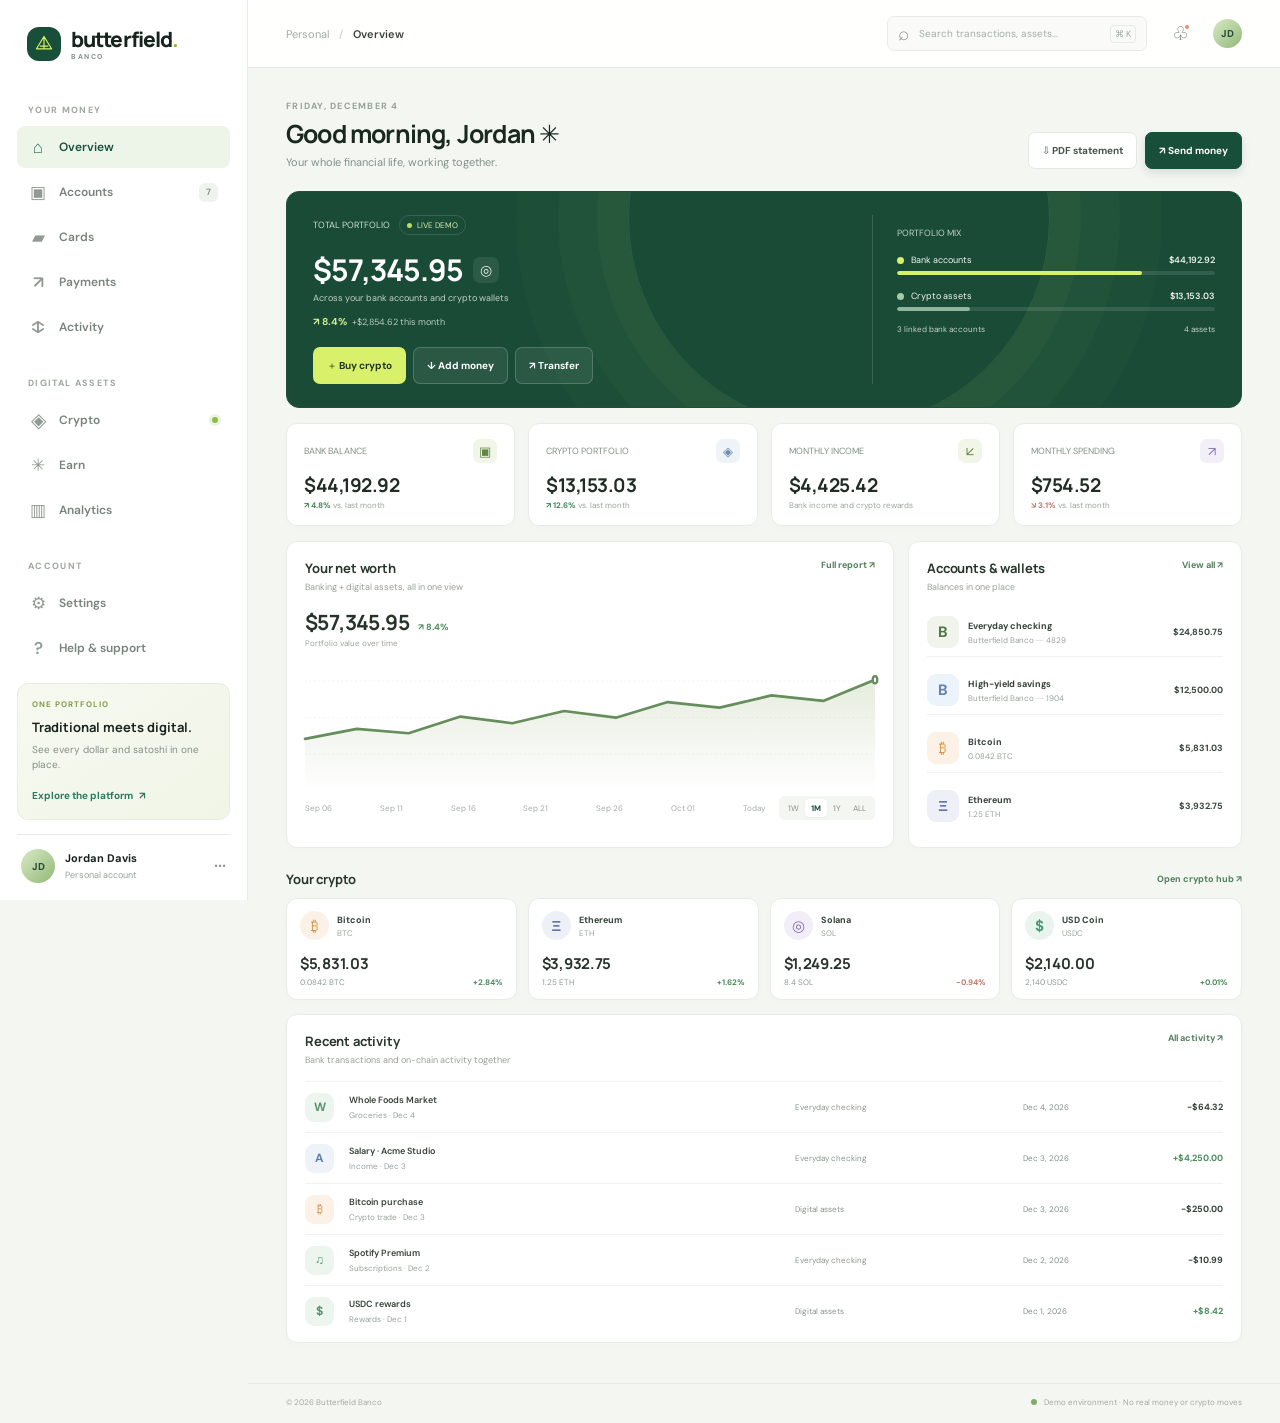
<file: index.html>
<!doctype html>
<html lang="en">
<head>
  <meta charset="utf-8">
  <meta name="viewport" content="width=device-width, initial-scale=1">
  <meta name="theme-color" content="#f4f6f2">
  <meta name="description" content="A unified everyday banking and crypto wealth dashboard demo.">
  <title>Butterfield Banco — Money, in motion</title>
  <link rel="preconnect" href="https://fonts.googleapis.com">
  <link rel="preconnect" href="https://fonts.gstatic.com" crossorigin>
  <link href="https://fonts.googleapis.com/css2?family=DM+Sans:wght@400;500;600;700&family=Manrope:wght@400;500;600;700;800&display=swap" rel="stylesheet">
  <link rel="stylesheet" href="styles.css">
  <script src="data.js" defer></script>
  <script src="app.js" defer></script>
</head>
<body>
  <div class="app-shell">
    <aside class="sidebar" id="sidebar" aria-label="Main navigation">
      <a class="brand" href="#overview" aria-label="Butterfield Banco home">
        <span class="brand-mark"><svg viewBox="0 0 32 32" aria-hidden="true"><path d="M5 23 16 5l11 18H5Zm5.4-4h11.2M16 5v18"/></svg></span>
        <span class="brand-copy"><span>butterfield<span class="brand-dot">.</span></span><small>BANCO</small></span>
      </a>
      <p class="nav-label">YOUR MONEY</p>
      <nav class="nav-list">
        <a href="#overview" class="nav-link" data-page="overview"><span class="nav-icon">⌂</span>Overview</a>
        <a href="#accounts" class="nav-link" data-page="accounts"><span class="nav-icon">▣</span>Accounts <span class="nav-count">4</span></a>
        <a href="#cards" class="nav-link" data-page="cards"><span class="nav-icon">▰</span>Cards</a>
        <a href="#payments" class="nav-link" data-page="payments"><span class="nav-icon">↗</span>Payments</a>
        <a href="#activity" class="nav-link" data-page="activity"><span class="nav-icon">↕</span>Activity</a>
      </nav>
      <p class="nav-label nav-label-spaced">DIGITAL ASSETS</p>
      <nav class="nav-list">
        <a href="#crypto" class="nav-link" data-page="crypto"><span class="nav-icon crypto-nav">◈</span>Crypto <span class="nav-live"></span></a>
        <a href="#earn" class="nav-link" data-page="earn"><span class="nav-icon">✳</span>Earn</a>
        <a href="#analytics" class="nav-link" data-page="analytics"><span class="nav-icon">▥</span>Analytics</a>
      </nav>
      <p class="nav-label nav-label-spaced">ACCOUNT</p>
      <nav class="nav-list">
        <a href="#settings" class="nav-link" data-page="settings"><span class="nav-icon">⚙</span>Settings</a>
        <a href="#support" class="nav-link" data-page="support"><span class="nav-icon">?</span>Help & support</a>
      </nav>
      <div class="sidebar-bottom">
        <div class="sidebar-promo"><span class="promo-kicker">ONE PORTFOLIO</span><strong>Traditional meets digital.</strong><p>See every dollar and satoshi in one place.</p><button class="text-action" data-action="learn">Explore the platform <span>↗</span></button></div>
        <button class="profile-button" data-action="profile"><span class="avatar">JD</span><span class="profile-copy"><strong>Jordan Davis</strong><small>Personal account</small></span><span class="more">···</span></button>
      </div>
    </aside>

    <section class="main-column">
      <header class="topbar">
        <button class="mobile-menu icon-button" data-action="menu" aria-label="Open navigation">☰</button>
        <div class="breadcrumbs"><span>Personal</span><span class="slash">/</span><strong id="breadcrumb">Overview</strong></div>
        <div class="topbar-actions">
          <label class="search-box"><span>⌕</span><input id="global-search" type="search" placeholder="Search transactions, assets..." aria-label="Search transactions and assets"><kbd>⌘ K</kbd></label>
          <button class="icon-button bell-button" data-action="notifications" aria-label="Notifications">♧<i></i></button>
          <button class="top-avatar" data-action="profile" aria-label="Open profile">JD</button>
        </div>
      </header>
      <main id="main-content" tabindex="-1"></main>
      <footer class="footer"><span>© <span id="year"></span> Butterfield Banco</span><span><i class="secure-dot"></i> Demo environment · No real money or crypto moves</span></footer>
    </section>
  </div>
  <div class="modal-backdrop" id="modal-backdrop" hidden>
    <section class="modal" role="dialog" aria-modal="true" aria-labelledby="modal-title">
      <button class="modal-close icon-button" data-action="close-modal" aria-label="Close dialog">×</button>
      <div id="modal-content"></div>
    </section>
  </div>
  <div class="toast-region" id="toast-region" aria-live="polite" aria-atomic="true"></div>
</body>
</html>
</file>
<file: styles.css>
:root {
  color-scheme: light;
  --ink: #19241f;
  --muted: #829088;
  --line: #e7ebe5;
  --paper: #fff;
  --canvas: #f4f6f2;
  --green: #174f3a;
  --green-2: #2e795a;
  --lime: #d9f16a;
  --soft-green: #edf5e9;
  --red: #c96c65;
  --blue: #688dbb;
  --shadow: 0 12px 40px rgba(25, 45, 34, .055);
  font-family: "DM Sans", sans-serif;
  font-synthesis: none;
  text-rendering: optimizeLegibility;
  -webkit-font-smoothing: antialiased;
}
* { box-sizing: border-box; }
[hidden] { display: none !important; }
body { min-width: 320px; min-height: 100vh; margin: 0; background: var(--canvas); color: var(--ink); }
button, input, select, textarea { font: inherit; }
button { cursor: pointer; color: inherit; }
a { color: inherit; text-decoration: none; }
button:focus-visible, a:focus-visible, input:focus-visible, select:focus-visible, textarea:focus-visible { outline: 3px solid #b4d675; outline-offset: 2px; }
h1, h2, h3, p { margin-top: 0; }
.app-shell { min-height: 100vh; }
.sidebar { position: fixed; z-index: 20; inset: 0 auto 0 0; display: flex; width: 248px; flex-direction: column; overflow-y: auto; padding: 27px 17px 15px; border-right: 1px solid var(--line); background: var(--paper); }
.brand { display: flex; align-items: center; gap: 10px; padding: 0 10px; color: #17231d; font: 800 21px/1 "Manrope", sans-serif; letter-spacing: -.9px; }
.brand-copy { display: grid; gap: 3px; }
.brand-copy small { color: #829087; font: 700 7px/1 "DM Sans", sans-serif; letter-spacing: 1.5px; }
.brand-mark { display: grid; width: 34px; height: 34px; place-items: center; border-radius: 12px; background: var(--green); color: var(--lime); }
.brand-mark svg { width: 22px; fill: none; stroke: currentColor; stroke-width: 1.7; stroke-linecap: round; stroke-linejoin: round; }
.brand-dot { color: #91b73a; }
.nav-label { margin: 43px 11px 10px; color: #9da79f; font-size: 9px; font-weight: 700; letter-spacing: 1.35px; }
.nav-label-spaced { margin-top: 29px; }
.nav-list { display: grid; gap: 3px; }
.nav-link { display: flex; min-height: 42px; align-items: center; gap: 12px; padding: 0 12px; border-radius: 8px; color: #78837c; font-size: 12px; font-weight: 600; transition: .18s ease; }
.nav-link:hover { background: #f7f8f4; color: var(--green); }
.nav-link.active { background: var(--soft-green); color: var(--green); }
.nav-icon { width: 18px; color: #909a93; text-align: center; font-size: 17px; line-height: 1; }
.nav-link.active .nav-icon { color: var(--green-2); }
.crypto-nav { font-size: 20px; }
.nav-count { display: grid; width: 19px; height: 19px; place-items: center; margin-left: auto; border-radius: 6px; background: #f0f2ed; color: #7e897f; font-size: 9px; }
.nav-live { width: 6px; height: 6px; margin-left: auto; border-radius: 50%; background: #8dbb4a; box-shadow: 0 0 0 3px #eaf3db; }
.sidebar-bottom { margin-top: auto; }
.sidebar-promo { padding: 15px 14px; border: 1px solid #e8eddf; border-radius: 11px; background: linear-gradient(145deg, #f7f9f0, #f0f5e7); }
.promo-kicker { display: block; margin-bottom: 9px; color: #829a48; font-size: 8px; font-weight: 700; letter-spacing: 1px; }
.sidebar-promo strong { display: block; font: 700 13px "Manrope", sans-serif; }
.sidebar-promo p { max-width: 175px; margin: 6px 0 11px; color: var(--muted); font-size: 10px; line-height: 1.5; }
.text-action { padding: 0; border: 0; background: transparent; color: var(--green-2); font-size: 10px; font-weight: 700; }
.text-action span { padding-left: 4px; }
.profile-button { display: flex; width: 100%; align-items: center; gap: 10px; padding: 14px 4px 2px; margin-top: 14px; border: 0; border-top: 1px solid var(--line); background: transparent; text-align: left; }
.avatar, .top-avatar { display: grid; width: 34px; height: 34px; flex: none; place-items: center; border: 0; border-radius: 50%; background: linear-gradient(135deg, #d9e9c5, #91b978); color: #234b37; font-size: 10px; font-weight: 700; }
.profile-copy { display: grid; min-width: 0; gap: 4px; }
.profile-copy strong { font-size: 11px; }
.profile-copy small { color: #969f98; font-size: 9px; }
.more { margin-left: auto; color: #89938b; font-size: 21px; }
.main-column { min-height: 100vh; margin-left: 248px; display: flex; flex-direction: column; }
.topbar { position: sticky; z-index: 10; top: 0; display: flex; height: 68px; flex: none; align-items: center; justify-content: space-between; padding: 0 38px; border-bottom: 1px solid var(--line); background: rgba(255,255,255,.92); backdrop-filter: blur(12px); }
.breadcrumbs { display: flex; align-items: center; gap: 10px; color: #a1aaa3; font-size: 11px; }
.breadcrumbs strong { color: #364239; font-weight: 600; }
.slash { color: #c5cbc4; }
.topbar-actions { display: flex; align-items: center; gap: 17px; }
.search-box { display: flex; width: 260px; height: 35px; align-items: center; gap: 8px; padding: 0 10px; border: 1px solid #e9ece6; border-radius: 7px; background: #fafbf9; color: #8b968e; }
.search-box > span { font-size: 19px; }
.search-box input { width: 100%; min-width: 0; border: 0; outline: 0; background: transparent; color: var(--ink); font-size: 10px; }
.search-box input::placeholder { color: #a4ada6; }
.search-box kbd { padding: 2px 4px; border: 1px solid #e7ebe5; border-radius: 4px; color: #a0aaa2; font: 9px "DM Sans", sans-serif; white-space: nowrap; }
.icon-button { display: grid; width: 32px; height: 32px; flex: none; place-items: center; border: 1px solid transparent; border-radius: 8px; background: transparent; color: #68766d; font-size: 18px; }
.icon-button:hover { border-color: var(--line); background: #fafbf9; }
.bell-button { position: relative; font-size: 19px; }
.bell-button i { position: absolute; top: 5px; right: 5px; width: 6px; height: 6px; border: 1px solid #fff; border-radius: 50%; background: #dc9273; }
.top-avatar { width: 29px; height: 29px; }
.mobile-menu { display: none; }
#main-content { flex: 1; outline: 0; }
.page-wrap { width: min(1400px, 100%); padding: 32px 38px 40px; margin: 0 auto; animation: enter .25s ease both; }
@keyframes enter { from { opacity: 0; transform: translateY(5px); } to { opacity: 1; transform: translateY(0); } }
.page-heading { display: flex; align-items: flex-end; justify-content: space-between; gap: 20px; margin-bottom: 22px; }
.eyebrow { margin-bottom: 7px; color: #96a198; font-size: 9px; font-weight: 700; letter-spacing: 1.25px; }
h1 { margin-bottom: 6px; color: #1a2920; font: 700 25px/1.2 "Manrope", sans-serif; letter-spacing: -.8px; }
.page-heading p { margin-bottom: 0; color: var(--muted); font-size: 11px; }
.heading-actions { display: flex; gap: 8px; }
.button { display: inline-flex; min-height: 37px; align-items: center; justify-content: center; gap: 8px; padding: 0 13px; border: 1px solid transparent; border-radius: 7px; font-size: 10px; font-weight: 700; transition: .18s ease; white-space: nowrap; }
.button:hover { transform: translateY(-1px); }
.button-primary { border-color: var(--green); background: var(--green); color: white; box-shadow: 0 4px 10px #174f3a24; }
.button-primary:hover { background: #103e2d; }
.button-light { border-color: #e4e9e2; background: white; color: #47534b; }
.button-light:hover { border-color: #cad4c9; }
.button-lime { background: var(--lime); color: #23371f; }
.button-small { min-height: 31px; padding: 0 10px; }
.card, .panel { border: 1px solid #e8ece6; border-radius: 11px; background: var(--paper); box-shadow: 0 2px 8px rgba(31,51,39,.015); }
.portfolio-banner { position: relative; display: grid; min-height: 204px; grid-template-columns: minmax(0, 1.24fr) minmax(250px, .76fr); overflow: hidden; padding: 23px 26px; margin-bottom: 15px; border: 1px solid #234e3a; border-radius: 13px; background: #194b37; color: #fff; }
.portfolio-banner::before { position: absolute; top: -185px; right: 20%; width: 420px; height: 420px; border: 1px solid #a5c56c26; border-radius: 50%; content: ""; box-shadow: 0 0 0 31px #a5c56c0c, 0 0 0 70px #a5c56c09, 0 0 0 112px #a5c56c06; }
.portfolio-main, .portfolio-side { position: relative; z-index: 1; }
.banner-topline { display: flex; align-items: center; gap: 9px; color: #ceddcf; font-size: 9px; }
.live-pill { display: inline-flex; align-items: center; gap: 5px; padding: 4px 7px; border: 1px solid #ffffff21; border-radius: 20px; color: #d9efaa; font-size: 8px; }
.live-pill i { width: 5px; height: 5px; border-radius: 50%; background: #b8db62; }
.portfolio-title { display: flex; align-items: center; gap: 10px; margin: 17px 0 4px; }
.portfolio-title h1 { margin: 0; color: white; font-size: 30px; letter-spacing: -1px; }
.visibility-toggle { display: grid; width: 26px; height: 26px; place-items: center; border: 0; border-radius: 7px; background: #ffffff15; color: #e6f0e8; font-size: 14px; }
.banner-sub { color: #c2d2c6; font-size: 9px; }
.portfolio-change { display: inline-flex; gap: 5px; align-items: center; margin-top: 11px; color: #d3ee91; font-size: 10px; font-weight: 700; }
.portfolio-change small { color: #b7cabc; font-size: 9px; font-weight: 400; }
.banner-actions { display: flex; gap: 7px; margin-top: 17px; }
.banner-actions .button-light { border-color: #ffffff30; background: #ffffff13; color: white; }
.banner-actions .button-light:hover { background: #ffffff20; }
.portfolio-side { align-self: stretch; padding: 12px 0 9px 24px; border-left: 1px solid #ffffff25; }
.portfolio-side-label { color: #bfd1c1; font-size: 9px; }
.allocation-row { display: grid; grid-template-columns: 1fr auto; gap: 5px; margin-top: 15px; }
.allocation-name { display: flex; align-items: center; gap: 7px; color: #f2f6ef; font-size: 9px; }
.allocation-name i { width: 7px; height: 7px; border-radius: 50%; background: var(--lime); }
.allocation-name.crypto-alloc i { background: #a6c9a9; }
.allocation-value { color: #eff5ec; font-size: 9px; font-weight: 600; }
.allocation-track { height: 4px; grid-column: 1 / -1; overflow: hidden; border-radius: 5px; background: #ffffff1c; }
.allocation-track span { display: block; height: 100%; border-radius: inherit; background: var(--lime); }
.allocation-row.crypto-alloc .allocation-track span { background: #91b6a0; }
.allocation-foot { display: flex; justify-content: space-between; margin-top: 13px; color: #c4d4c7; font-size: 8px; }
.stat-grid { display: grid; grid-template-columns: repeat(4, 1fr); gap: 13px; margin-bottom: 15px; }
.stat-card { min-height: 94px; padding: 15px 17px; }
.stat-label { display: flex; align-items: center; justify-content: space-between; color: #829087; font-size: 9px; }
.stat-glyph { display: grid; width: 24px; height: 24px; place-items: center; border-radius: 7px; background: #f1f6e9; color: #628543; font-size: 13px; }
.stat-glyph.blue { background: #eef3f8; color: #6688ad; }
.stat-glyph.purple { background: #f2eff8; color: #8776a8; }
.stat-value { margin: 9px 0 2px; color: #202c24; font: 700 19px "Manrope", sans-serif; letter-spacing: -.5px; }
.stat-foot { color: #9aa49b; font-size: 8px; }
.trend-up { color: #46875c; font-weight: 700; }
.trend-down { color: #c57a68; font-weight: 700; }
.dashboard-grid { display: grid; grid-template-columns: minmax(0, 1.42fr) minmax(275px, .78fr); gap: 14px; }
.panel { padding: 17px 18px; }
.panel-heading { display: flex; align-items: flex-start; justify-content: space-between; gap: 12px; margin-bottom: 15px; }
.panel-heading h2, .section-heading h2 { margin: 0; color: #27352c; font: 700 13px "Manrope", sans-serif; letter-spacing: -.15px; }
.panel-heading p { margin: 4px 0 0; color: #96a097; font-size: 9px; }
.subtle-link, .text-button { padding: 0; border: 0; background: transparent; color: #51805e; font-size: 9px; font-weight: 700; }
.subtle-link:hover, .text-button:hover { color: #193f2b; }
.chart-value { margin: 8px 0 0; color: #26342a; font: 700 21px "Manrope", sans-serif; letter-spacing: -.6px; }
.chart-value span { margin-left: 6px; color: #4d8b5c; font: 700 9px "DM Sans", sans-serif; letter-spacing: 0; }
.chart-caption { margin-top: 2px; color: #9aa49b; font-size: 8px; }
.chart-svg { display: block; width: 100%; height: 137px; margin-top: 11px; overflow: visible; }
.chart-grid { stroke: #edf0eb; stroke-dasharray: 3 5; }
.chart-label { fill: #a3aca4; font: 9px "DM Sans", sans-serif; }
.chart-area { fill: url(#chart-fill); }
.chart-line { fill: none; stroke: #668d5c; stroke-width: 2.7; vector-effect: non-scaling-stroke; stroke-linecap: round; stroke-linejoin: round; }
.chart-dot { fill: #fff; stroke: #668d5c; stroke-width: 2.3; vector-effect: non-scaling-stroke; }
.chart-bottom { display: flex; align-items: center; justify-content: space-between; gap: 10px; }
.chart-xlabels { display: flex; flex: 1; justify-content: space-between; padding-right: 4px; color: #a3aca4; font-size: 8px; }
.periods { display: flex; padding: 3px; border-radius: 6px; background: #f4f6f2; }
.periods button { padding: 4px 6px; border: 0; border-radius: 4px; background: transparent; color: #879189; font-size: 8px; }
.periods button.selected { background: white; color: var(--green); box-shadow: 0 1px 3px #1b34220d; font-weight: 700; }
.account-mini-list { display: grid; gap: 9px; }
.account-mini { display: flex; align-items: center; gap: 9px; padding: 8px 0; border-bottom: 1px solid #f0f2ee; }
.account-mini:last-child { border-bottom: 0; }
.asset-mark, .bank-mark { display: grid; width: 32px; height: 32px; flex: none; place-items: center; border-radius: 9px; background: #f1f4ec; color: #547449; font-size: 15px; font-weight: 700; }
.asset-mark.bitcoin { background: #fbf1e7; color: #d58e38; }
.asset-mark.ethereum { background: #edf0f6; color: #6275a4; }
.asset-mark.solana { background: #f1eef8; color: #8972a8; }
.asset-mark.stablecoin { background: #eaf4ef; color: #4b9a75; }
.bank-mark.blue { background: #edf3fa; color: #6184aa; }
.bank-mark.purple { background: #f1eef8; color: #8471a4; }
.mini-copy { min-width: 0; flex: 1; }
.mini-copy strong, .mini-copy small { display: block; }
.mini-copy strong { color: #354239; font-size: 9px; }
.mini-copy small { margin-top: 3px; color: #98a199; font-size: 8px; }
.mini-balance { color: #39463d; font-size: 9px; font-weight: 700; text-align: right; }
.mini-balance small { display: block; margin-top: 3px; color: #8d9a90; font-size: 8px; font-weight: 500; }
.section-heading { display: flex; align-items: center; justify-content: space-between; gap: 12px; margin: 22px 0 10px; }
.holdings-grid { display: grid; grid-template-columns: repeat(4, minmax(0, 1fr)); gap: 11px; }
.holding-card { padding: 12px 13px; transition: transform .18s ease, box-shadow .18s ease; }
.holding-card:hover { transform: translateY(-2px); box-shadow: var(--shadow); }
.holding-top { display: flex; align-items: center; gap: 8px; }
.holding-top .asset-mark { width: 29px; height: 29px; border-radius: 50%; }
.holding-name { color: #364239; font-size: 9px; font-weight: 700; }
.holding-symbol { margin-top: 2px; color: #9aa39b; font-size: 8px; }
.holding-price { margin: 13px 0 3px; color: #27332b; font: 700 15px "Manrope", sans-serif; letter-spacing: -.3px; }
.holding-bottom { display: flex; justify-content: space-between; gap: 5px; color: #8d9990; font-size: 8px; }
.holding-change { font-weight: 700; }
.positive { color: #4a8b5c !important; }
.negative { color: #c8756b !important; }
.activity-panel { margin-top: 14px; padding-bottom: 6px; }
.transaction-list { display: grid; }
.transaction-row { display: grid; grid-template-columns: 34px minmax(150px, 1fr) minmax(70px, .5fr) 85px 105px; align-items: center; gap: 10px; min-height: 51px; border-top: 1px solid #f0f2ef; }
.merchant-mark { display: grid; width: 29px; height: 29px; place-items: center; border-radius: 9px; background: #f2f4ef; color: #657468; font-size: 12px; font-weight: 700; }
.merchant-mark.orange { background: #fbf1e7; color: #cb8a42; }
.merchant-mark.blue { background: #edf3f9; color: #6082a7; }
.merchant-mark.green, .merchant-mark.mint { background: #edf5ef; color: #5a926c; }
.merchant-mark.purple, .merchant-mark.lavender { background: #f1eef7; color: #8372a0; }
.merchant-mark.dark { background: #edf0ed; color: #526057; }
.merchant-mark.rose, .merchant-mark.red { background: #f9eeee; color: #bd7774; }
.transaction-copy { min-width: 0; }
.transaction-copy strong { display: block; overflow: hidden; color: #364239; font-size: 9px; font-weight: 600; text-overflow: ellipsis; white-space: nowrap; }
.transaction-copy small { display: block; margin-top: 4px; color: #98a199; font-size: 8px; }
.tx-kind { color: #88948b; font-size: 8px; }
.tx-date { color: #829087; font-size: 8px; }
.tx-amount { color: #354239; font-size: 9px; font-weight: 700; text-align: right; white-space: nowrap; }
.empty-state { padding: 40px 15px; color: #8b968e; text-align: center; }
.empty-state strong { display: block; margin-bottom: 5px; color: #49564d; font-size: 12px; }
.empty-state p { margin: 0; font-size: 10px; }
.section-toolbar { display: flex; align-items: center; justify-content: space-between; gap: 12px; margin-bottom: 12px; }
.toolbar-group { display: flex; flex-wrap: wrap; gap: 8px; }
.field-control { min-height: 34px; padding: 0 10px; border: 1px solid #e6ebe4; border-radius: 6px; background: white; color: #58655c; font-size: 9px; }
.filter-tabs { display: flex; gap: 4px; padding: 3px; border-radius: 7px; background: #f3f5f1; }
.filter-tabs button { padding: 6px 10px; border: 0; border-radius: 5px; background: transparent; color: #8a958c; font-size: 9px; }
.filter-tabs button.selected { background: white; color: var(--green); box-shadow: 0 1px 3px #192c1c10; font-weight: 700; }
.table-summary { display: flex; justify-content: space-between; gap: 10px; padding: 11px 0 5px; color: #8e9990; font-size: 8px; }
.pagination { display: flex; align-items: center; justify-content: space-between; gap: 12px; padding: 12px 0 5px; color: #8e9990; font-size: 8px; }
.page-buttons { display: flex; gap: 4px; }
.page-button { min-width: 25px; height: 25px; border: 1px solid #e6ebe4; border-radius: 5px; background: white; color: #7a867d; font-size: 9px; }
.page-button.active { border-color: var(--green); background: var(--green); color: white; }
.account-grid { display: grid; grid-template-columns: repeat(3, minmax(0, 1fr)); gap: 12px; }
.account-card { position: relative; overflow: hidden; padding: 17px; }
.account-card::after { position: absolute; right: -31px; bottom: -64px; width: 150px; height: 150px; border: 1px solid #78a17c20; border-radius: 50%; content: ""; box-shadow: 0 0 0 18px #78a17c0a, 0 0 0 38px #78a17c08; }
.account-top { position: relative; z-index: 1; display: flex; align-items: center; justify-content: space-between; }
.account-top .bank-mark { width: 34px; height: 34px; }
.account-type { padding: 4px 7px; border-radius: 20px; background: #eff5ea; color: #68834f; font-size: 8px; font-weight: 700; }
.account-card h3 { position: relative; z-index: 1; margin: 16px 0 4px; font: 700 12px "Manrope", sans-serif; }
.account-card p { position: relative; z-index: 1; margin: 0; color: #8b978e; font-size: 8px; }
.account-card .account-balance { position: relative; z-index: 1; margin-top: 16px; font: 700 19px "Manrope", sans-serif; }
.account-card .account-actions { position: relative; z-index: 1; display: flex; justify-content: space-between; margin-top: 11px; color: #8a958c; font-size: 8px; }
.account-card .account-statement-link { position: relative; z-index: 1; padding-top: 9px; margin-top: 9px; border-top: 1px solid #edf0eb; text-align: right; }
.crypto-layout { display: grid; grid-template-columns: minmax(0, 1fr) 285px; gap: 14px; }
.market-table { display: grid; }
.market-head, .market-row { display: grid; grid-template-columns: minmax(155px, 1.4fr) repeat(3, minmax(75px, .8fr)) 75px; align-items: center; gap: 10px; }
.market-head { padding: 0 0 9px; color: #9aa39b; font-size: 8px; }
.market-row { min-height: 51px; border-top: 1px solid #eff1ee; }
.market-asset { display: flex; align-items: center; gap: 8px; }
.market-asset .asset-mark { width: 30px; height: 30px; border-radius: 50%; }
.market-asset strong, .market-asset small { display: block; }
.market-asset strong { color: #354239; font-size: 9px; }
.market-asset small { margin-top: 3px; color: #98a199; font-size: 8px; }
.market-cell { color: #405046; font-size: 9px; }
.market-cell small { display: block; margin-top: 3px; color: #9aa39b; font-size: 8px; }
.market-actions { text-align: right; }
.quick-actions { display: grid; grid-template-columns: repeat(2, 1fr); gap: 7px; }
.quick-action { min-height: 66px; padding: 10px; border: 1px solid #edf0eb; border-radius: 8px; background: #fbfcfa; text-align: left; }
.quick-action:hover { border-color: #d6e1cf; background: #f7faf4; }
.quick-action span { display: block; margin-bottom: 8px; color: #527656; font-size: 14px; }
.quick-action strong { font-size: 9px; }
.quote-card { padding: 15px; margin-top: 12px; border-radius: 9px; background: #f4f7ee; }
.quote-card strong { display: block; color: #344637; font: 700 12px "Manrope", sans-serif; }
.quote-card p { margin: 6px 0 11px; color: #879387; font-size: 8px; line-height: 1.5; }
.quote-card .text-action { font-size: 9px; }
.cards-layout { display: grid; grid-template-columns: minmax(280px, .95fr) minmax(300px, 1.05fr); gap: 15px; }
.debit-card { position: relative; min-height: 190px; overflow: hidden; padding: 19px; border-radius: 14px; background: linear-gradient(130deg, #214e3b, #122f24); color: #f6f8ee; box-shadow: 0 16px 25px #174f3a22; }
.debit-card::before { position: absolute; right: -49px; bottom: -115px; width: 245px; height: 245px; border: 1px solid #ffffff21; border-radius: 50%; content: ""; box-shadow: 0 0 0 23px #ffffff0a, 0 0 0 48px #ffffff08; }
.debit-card.frozen { filter: grayscale(.75); }
.debit-top, .debit-bottom { position: relative; z-index: 1; display: flex; align-items: center; justify-content: space-between; }
.debit-top { color: #d7e4d2; font: 700 11px "Manrope", sans-serif; letter-spacing: .5px; }
.card-chip { width: 27px; height: 20px; border: 1px solid #e0e1c282; border-radius: 5px; background: linear-gradient(135deg, #dce0bd80, #879a7060); }
.card-number { position: relative; z-index: 1; margin: 25px 0 20px; color: #f4f3de; font: 500 16px "DM Sans", sans-serif; letter-spacing: 2.2px; }
.debit-bottom { color: #dce5da; font-size: 8px; }
.debit-bottom strong { display: block; margin-top: 4px; font-size: 9px; font-weight: 600; letter-spacing: .5px; }
.card-network { color: #e8eddc; font: italic 700 19px "Manrope", sans-serif; letter-spacing: -2px; }
.control-list { display: grid; }
.control-row { display: flex; align-items: center; justify-content: space-between; gap: 10px; padding: 13px 0; border-bottom: 1px solid #eff1ee; }
.control-row:last-child { border-bottom: 0; }
.control-row strong { display: block; color: #3c493f; font-size: 9px; }
.control-row small { display: block; margin-top: 4px; color: #919d93; font-size: 8px; }
.switch { position: relative; width: 34px; height: 19px; flex: none; border: 0; border-radius: 20px; background: #dce2dc; }
.switch::after { position: absolute; top: 3px; left: 3px; width: 13px; height: 13px; border-radius: 50%; background: white; content: ""; transition: .18s ease; }
.switch.on { background: #538762; }
.switch.on::after { transform: translateX(15px); }
.payments-grid { display: grid; grid-template-columns: repeat(3, 1fr); gap: 12px; margin-bottom: 15px; }
.payment-tile { padding: 17px; transition: .18s ease; }
.payment-tile:hover { transform: translateY(-2px); box-shadow: var(--shadow); }
.payment-icon { display: grid; width: 35px; height: 35px; place-items: center; margin-bottom: 13px; border-radius: 10px; background: #eff5e9; color: #628447; font-size: 17px; }
.payment-icon.blue { background: #eef3f8; color: #6388ae; }
.payment-icon.purple { background: #f1eef8; color: #8773a5; }
.payment-tile h3 { margin-bottom: 5px; font: 700 12px "Manrope", sans-serif; }
.payment-tile p { min-height: 28px; margin: 0 0 13px; color: #8d9990; font-size: 8px; line-height: 1.5; }
.analytics-grid { display: grid; grid-template-columns: minmax(0, 1.35fr) minmax(260px, .65fr); gap: 14px; }
.category-list { display: grid; gap: 12px; }
.category-line { display: grid; grid-template-columns: 1fr auto; gap: 6px; }
.category-label { display: flex; align-items: center; gap: 7px; color: #58645b; font-size: 9px; }
.category-label i { width: 7px; height: 7px; border-radius: 50%; background: #7e9b65; }
.category-line:nth-child(2) i { background: #8ea8bf; }
.category-line:nth-child(3) i { background: #c6a77f; }
.category-line:nth-child(4) i { background: #a88fab; }
.category-amount { color: #38453c; font-size: 9px; font-weight: 700; }
.category-bar { height: 5px; grid-column: 1/-1; overflow: hidden; border-radius: 5px; background: #f0f2ee; }
.category-bar span { display: block; height: 100%; border-radius: inherit; background: #91a979; }
.insight-card { padding: 16px; margin-top: 13px; border: 1px solid #e9eee3; border-radius: 9px; background: #f7f9f3; }
.insight-card strong { display: block; margin-bottom: 6px; font: 700 11px "Manrope", sans-serif; }
.insight-card p { margin: 0; color: #839084; font-size: 8px; line-height: 1.6; }
.settings-panel { max-width: 810px; }
.settings-profile { display: flex; align-items: center; gap: 11px; padding: 4px 0 17px; border-bottom: 1px solid #edf0eb; }
.settings-profile .avatar { width: 44px; height: 44px; font-size: 12px; }
.settings-profile-copy { flex: 1; }
.settings-profile h2 { margin: 0 0 4px; font: 700 12px "Manrope", sans-serif; }
.settings-profile p { margin: 0; color: #8e9990; font-size: 9px; }
.settings-row { display: flex; align-items: center; justify-content: space-between; gap: 12px; padding: 14px 0; border-bottom: 1px solid #edf0eb; }
.settings-row:last-child { border-bottom: 0; }
.settings-row strong { font-size: 9px; }
.settings-row p { margin: 4px 0 0; color: #929c94; font-size: 8px; }
.help-card-main { max-width: 810px; padding: 23px; margin-bottom: 14px; background: linear-gradient(130deg, #194b37, #275840); color: white; }
.help-card-main h2 { margin: 9px 0 5px; font: 700 18px "Manrope", sans-serif; }
.help-card-main p { color: #c8d8cb; font-size: 9px; }
.faq-item { padding: 13px 0; border-top: 1px solid #edf0eb; }
.faq-item summary { display: flex; justify-content: space-between; color: #3e4b42; cursor: pointer; font-size: 9px; font-weight: 600; list-style: none; }
.faq-item summary::-webkit-details-marker { display: none; }
.faq-item p { margin: 9px 25px 0 0; color: #8a968d; font-size: 8px; line-height: 1.55; }
.footer { display: flex; justify-content: space-between; gap: 12px; padding: 13px 38px 16px; border-top: 1px solid var(--line); color: #a2aaa3; font-size: 8px; }
.secure-dot { display: inline-block; width: 6px; height: 6px; margin-right: 5px; border-radius: 50%; background: #83a868; }
.modal-backdrop { position: fixed; z-index: 50; inset: 0; display: grid; place-items: center; padding: 18px; background: rgba(17,33,24,.42); backdrop-filter: blur(4px); }
.modal { position: relative; width: min(430px, 100%); max-height: min(90vh, 740px); overflow-y: auto; padding: 25px; border: 1px solid #e6ebe3; border-radius: 14px; background: white; box-shadow: 0 20px 70px #10241835; }
.modal-close { position: absolute; top: 13px; right: 13px; font-size: 22px; }
.modal-symbol { display: grid; width: 38px; height: 38px; place-items: center; margin-bottom: 15px; border-radius: 11px; background: #eff5e8; color: #598047; font-size: 17px; }
.modal .eyebrow { margin-bottom: 6px; }
.modal h2 { margin: 0 25px 6px 0; font: 700 19px "Manrope", sans-serif; letter-spacing: -.4px; }
.modal-description { margin-bottom: 18px; color: #879288; font-size: 9px; line-height: 1.55; }
.modal-form { display: grid; gap: 12px; }
.field-label { display: grid; gap: 6px; color: #59665c; font-size: 9px; font-weight: 700; }
.field-label input, .field-label select, .field-label textarea { width: 100%; min-height: 38px; padding: 0 10px; border: 1px solid #e5eae3; border-radius: 6px; background: #fff; color: #344138; font-size: 10px; font-weight: 400; }
.field-label textarea { min-height: 66px; padding: 10px; resize: vertical; }
.field-label input::placeholder { color: #adb5ae; }
.field-label input[type="checkbox"] { width: 15px; min-height: 15px; height: 15px; margin: 0; accent-color: var(--green-2); }
.check-row { display: flex; align-items: center; gap: 11px; padding: 11px; border: 1px solid #e9eee7; border-radius: 8px; cursor: pointer; }
.check-row span strong, .check-row span small { display: block; }
.check-row span strong { color: #465349; font-size: 9px; }
.check-row span small { margin-top: 4px; color: #929d94; font-size: 8px; }
.amount-input { display: flex; align-items: center; border: 1px solid #e5eae3; border-radius: 6px; }
.amount-input span { padding-left: 10px; color: #89958c; font-size: 11px; }
.amount-input input { border: 0; }
.amount-input input:focus { outline: none; }
.modal-submit { width: 100%; margin-top: 4px; }
.modal-note { margin: 0; color: #9ba49c; font-size: 8px; line-height: 1.5; text-align: center; }
.toast-region { position: fixed; z-index: 60; right: 20px; bottom: 20px; display: grid; gap: 8px; }
.toast { display: flex; max-width: min(360px, calc(100vw - 40px)); align-items: center; gap: 9px; padding: 12px 15px; border: 1px solid #e5ebe2; border-radius: 9px; background: #fff; box-shadow: 0 10px 35px #15251b1a; color: #465349; font-size: 10px; animation: toast-in .2s ease both; }
.toast-icon { color: #56865b; font-weight: 700; }
@keyframes toast-in { from { opacity: 0; transform: translateY(7px); } to { opacity: 1; transform: translateY(0); } }
.demo-note { display: flex; align-items: flex-start; gap: 9px; padding: 10px 12px; margin-top: 13px; border: 1px solid #e8eddf; border-radius: 8px; background: #f8faf4; color: #71816f; font-size: 8px; line-height: 1.5; }
.demo-note strong { color: #526b48; }

body[data-theme="dark"] { --ink: #e7eee8; --muted: #a0aca2; --line: #344139; --paper: #1c2821; --canvas: #121a15; color: var(--ink); background: var(--canvas); }
body[data-theme="dark"] .sidebar, body[data-theme="dark"] .topbar, body[data-theme="dark"] .card, body[data-theme="dark"] .panel, body[data-theme="dark"] .modal { border-color: #344139; background-color: #1c2821; color: #e7eee8; }
body[data-theme="dark"] .brand, body[data-theme="dark"] h1, body[data-theme="dark"] .panel-heading h2, body[data-theme="dark"] .section-heading h2, body[data-theme="dark"] .holding-name, body[data-theme="dark"] .account-card h3, body[data-theme="dark"] .transaction-copy strong, body[data-theme="dark"] .settings-profile h2, body[data-theme="dark"] .settings-row strong, body[data-theme="dark"] .faq-item summary, body[data-theme="dark"] .market-asset strong, body[data-theme="dark"] .control-row strong { color: #e6eee6; }
body[data-theme="dark"] .nav-link { color: #a5b0a7; }
body[data-theme="dark"] .nav-link:hover, body[data-theme="dark"] .nav-link.active { background: #29392e; color: #c7e59b; }
body[data-theme="dark"] .nav-count, body[data-theme="dark"] .field-control, body[data-theme="dark"] .filter-tabs, body[data-theme="dark"] .periods { border-color: #3a483e; background-color: #253229; color: #d5dfd6; }
body[data-theme="dark"] .filter-tabs button.selected, body[data-theme="dark"] .periods button.selected, body[data-theme="dark"] .page-button { border-color: #45564a; background-color: #304035; color: #e4eee5; }
body[data-theme="dark"] .search-box, body[data-theme="dark"] .field-label input, body[data-theme="dark"] .field-label select, body[data-theme="dark"] .field-label textarea, body[data-theme="dark"] .amount-input { border-color: #3a483e; background: #17221b; color: #e3ebe4; }
body[data-theme="dark"] .search-box input, body[data-theme="dark"] .field-label input, body[data-theme="dark"] .field-label select, body[data-theme="dark"] .field-label textarea { color: #e3ebe4; }
body[data-theme="dark"] .settings-row, body[data-theme="dark"] .account-mini, body[data-theme="dark"] .transaction-row, body[data-theme="dark"] .market-row, body[data-theme="dark"] .settings-profile { border-color: #344139; }
body[data-theme="dark"] .quick-action, body[data-theme="dark"] .insight-card, body[data-theme="dark"] .demo-note, body[data-theme="dark"] .quote-card { border-color: #3a493e; background: #25342a; color: #d5dfd6; }
body[data-theme="dark"] .quick-action strong, body[data-theme="dark"] .check-row span strong, body[data-theme="dark"] .category-label, body[data-theme="dark"] .mini-copy strong, body[data-theme="dark"] .mini-balance { color: #dce6dc; }
body[data-theme="dark"] .check-row { border-color: #3a493e; }
body[data-theme="dark"] .footer { border-color: #344139; }

@media (max-width: 1120px) {
  .sidebar { width: 220px; }
  .main-column { margin-left: 220px; }
  .page-wrap { padding-right: 25px; padding-left: 25px; }
  .topbar { padding: 0 25px; }
  .footer { padding-right: 25px; padding-left: 25px; }
  .holdings-grid { grid-template-columns: repeat(2, minmax(0, 1fr)); }
  .stat-grid { grid-template-columns: repeat(2, minmax(0, 1fr)); }
  .crypto-layout, .analytics-grid { grid-template-columns: minmax(0, 1fr) 250px; }
  .transaction-row { grid-template-columns: 34px minmax(120px, 1fr) 65px 80px 88px; }
}
@media (max-width: 820px) {
  .sidebar { width: 248px; transform: translateX(-100%); transition: transform .2s ease; box-shadow: 10px 0 35px #19251c12; }
  .sidebar.sidebar-open { transform: translateX(0); }
  .main-column { margin-left: 0; }
  .mobile-menu { display: grid; }
  .breadcrumbs { margin-right: auto; margin-left: 8px; }
  .topbar { height: 62px; padding: 0 18px; }
  .page-wrap { padding: 25px 18px 30px; }
  .footer { padding-right: 18px; padding-left: 18px; }
  .portfolio-banner { grid-template-columns: minmax(0, 1fr) minmax(195px, .72fr); }
  .dashboard-grid, .crypto-layout, .analytics-grid { grid-template-columns: minmax(0, 1fr); }
  .crypto-aside { display: grid; grid-template-columns: 1fr 1fr; gap: 12px; }
  .crypto-aside .quote-card { margin-top: 0; }
  .cards-layout { grid-template-columns: minmax(0, 1fr); }
  .account-grid { grid-template-columns: repeat(2, minmax(0, 1fr)); }
}
@media (max-width: 600px) {
  .topbar-actions { gap: 7px; }
  .search-box { width: 36px; padding: 0 8px; border: 0; background: transparent; }
  .search-box input, .search-box kbd { display: none; }
  .search-box:focus-within { position: absolute; right: 88px; left: 56px; width: auto; padding: 0 9px; border: 1px solid var(--line); background: white; }
  .search-box:focus-within input { display: block; }
  .portfolio-banner { grid-template-columns: 1fr; gap: 15px; padding: 19px; }
  .portfolio-title h1 { font-size: 26px; }
  .portfolio-side { padding: 12px 0 0; border-top: 1px solid #ffffff25; border-left: 0; }
  .stat-grid { gap: 7px; }
  .stat-card { min-height: 83px; padding: 11px; }
  .stat-value { font-size: 15px; }
  .stat-label { font-size: 8px; }
  .stat-glyph { width: 20px; height: 20px; }
  .page-heading { align-items: flex-start; flex-direction: column; }
  .heading-actions { width: 100%; }
  .heading-actions .button { flex: 1; }
  .holdings-grid, .account-grid, .payments-grid { grid-template-columns: repeat(2, minmax(0, 1fr)); }
  .market-head, .market-row { grid-template-columns: minmax(105px, 1.4fr) minmax(65px, .8fr) minmax(60px, .75fr) 64px; }
  .market-head span:nth-child(4), .market-row .market-value { display: none; }
  .market-row { gap: 6px; }
  .market-head { gap: 6px; }
  .panel { padding: 14px 13px; }
  .transaction-row { grid-template-columns: 30px minmax(95px, 1fr) 72px; gap: 7px; }
  .transaction-row .tx-kind, .transaction-row .tx-date { display: none; }
  .transaction-row .tx-amount { grid-column: 3; }
  .section-toolbar { align-items: stretch; flex-direction: column; }
  .toolbar-group { width: 100%; }
  .toolbar-group > * { flex: 1; }
  .footer { align-items: flex-start; flex-direction: column; }
  .crypto-aside { grid-template-columns: 1fr; }
  .chart-bottom { align-items: flex-start; flex-direction: column; }
  .chart-xlabels { width: 100%; }
  .periods { align-self: flex-end; }
  .pagination { align-items: flex-start; flex-direction: column; }
  .page-buttons { align-self: flex-end; }
}
</file>
